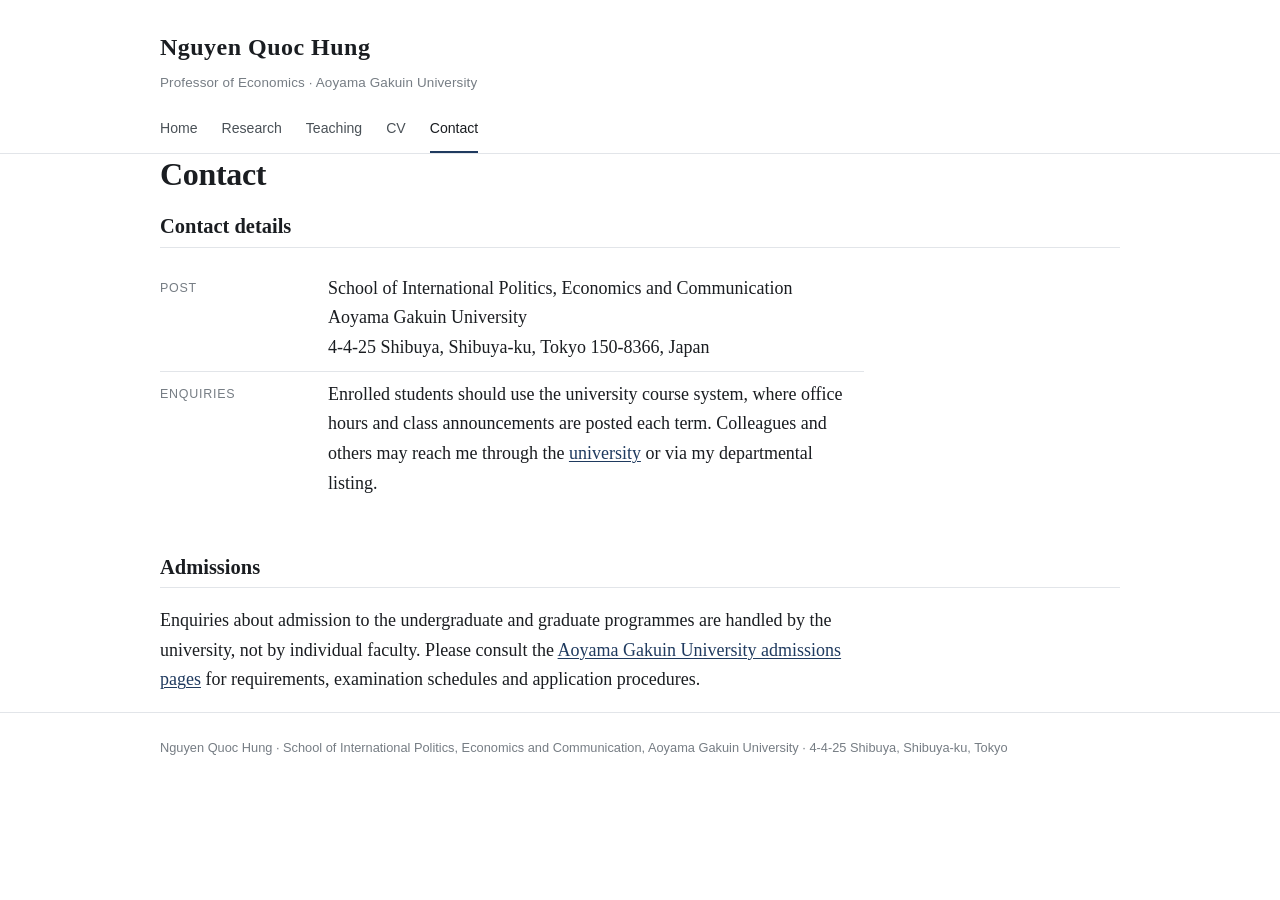
<file: contact.html>
﻿<!DOCTYPE html>
<html lang="en">
<head>
<meta charset="utf-8">
<meta name="viewport" content="width=device-width, initial-scale=1">
<title>Contact — Nguyen Quoc Hung</title>
<meta name="description" content="Contact details for Nguyen Quoc Hung, School of International Politics, Economics and Communication, Aoyama Gakuin University, Tokyo.">
<link rel="stylesheet" href="assets/style.css">
</head>
<body>

<header class="masthead">
  <div class="wrap">
    <p class="masthead__name"><a href="index.html">Nguyen Quoc Hung</a></p>
    <p class="masthead__role">Professor of Economics · Aoyama Gakuin University</p>
    <nav class="nav">
      <a href="index.html">Home</a>
      <a href="research.html">Research</a>
      <a href="teaching.html">Teaching</a>
      <a href="cv.html">CV</a>
      <a href="contact.html" aria-current="page">Contact</a>
    </nav>
  </div>
</header>

<main class="wrap">

  <h1>Contact</h1>

  <section>
    <h2>Contact details</h2>
    <ul class="fields">
      <li>
        <span class="label">Post</span>
        <span>
          School of International Politics, Economics and Communication<br>
          Aoyama Gakuin University<br>
          4-4-25 Shibuya, Shibuya-ku, Tokyo 150-8366, Japan
        </span>
      </li>
      <li>
        <span class="label">Enquiries</span>
        <span>
          Enrolled students should use the university course system, where
          office hours and class announcements are posted each term.
          Colleagues and others may reach me through the
          <a href="https://www.aoyama.ac.jp/en/" target="_blank" rel="noopener">university</a>
          or via my departmental listing.
        </span>
      </li>
    </ul>
  </section>

  <section>
    <h2>Admissions</h2>
    <p>
      Enquiries about admission to the undergraduate and graduate programmes are
      handled by the university, not by individual faculty. Please consult the
      <a href="https://www.aoyama.ac.jp/en/admission/" target="_blank" rel="noopener">Aoyama
      Gakuin University admissions pages</a> for requirements, examination
      schedules and application procedures.
    </p>
  </section>

</main>

<footer class="foot">
  <div class="wrap">
    <p>Nguyen Quoc Hung · School of International Politics, Economics and Communication, Aoyama Gakuin University · 4-4-25 Shibuya, Shibuya-ku, Tokyo</p>
  </div>
</footer>

</body>
</html>
</file>
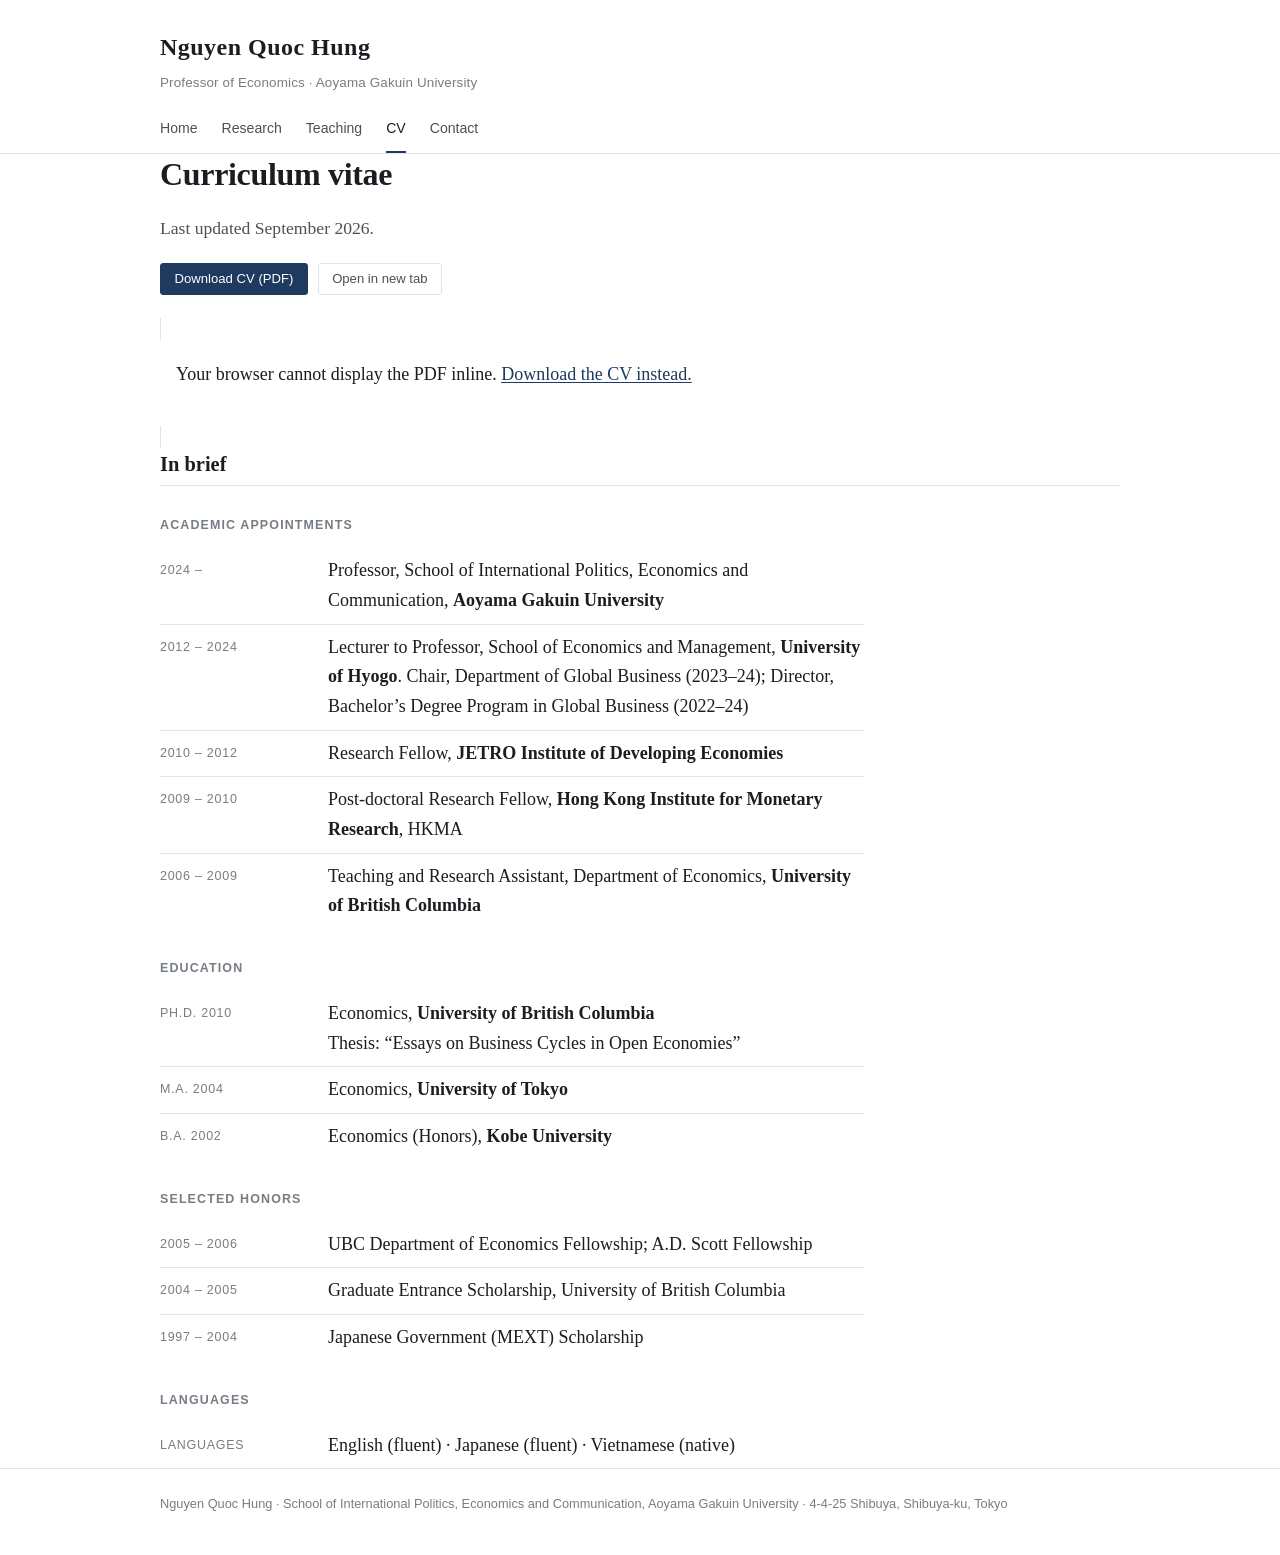
<file: cv.html>
﻿<!DOCTYPE html>
<html lang="en">
<head>
<meta charset="utf-8">
<meta name="viewport" content="width=device-width, initial-scale=1">
<title>Curriculum Vitae — Nguyen Quoc Hung</title>
<meta name="description" content="Curriculum vitae of Nguyen Quoc Hung, Professor of Economics at Aoyama Gakuin University, Tokyo.">
<link rel="stylesheet" href="assets/style.css">
</head>
<body>

<header class="masthead">
  <div class="wrap">
    <p class="masthead__name"><a href="index.html">Nguyen Quoc Hung</a></p>
    <p class="masthead__role">Professor of Economics · Aoyama Gakuin University</p>
    <nav class="nav">
      <a href="index.html">Home</a>
      <a href="research.html">Research</a>
      <a href="teaching.html">Teaching</a>
      <a href="cv.html" aria-current="page">CV</a>
      <a href="contact.html">Contact</a>
    </nav>
  </div>
</header>

<main class="wrap">

  <h1>Curriculum vitae</h1>
  <p class="lede">Last updated September 2026.</p>

  <div class="btn-row">
    <a class="btn btn--solid" href="NguyenQH_CV_Web.pdf" download>Download CV (PDF)</a>
    <a class="btn" href="NguyenQH_CV_Web.pdf" target="_blank" rel="noopener">Open in new tab</a>
  </div>

  <!-- Full-page preview of the CV. Browsers that cannot display an inline PDF
       fall back to the download link inside the object element. -->
  <object class="embed" data="NguyenQH_CV_Web.pdf" type="application/pdf">
    <p style="padding:1rem">
      Your browser cannot display the PDF inline.
      <a href="NguyenQH_CV_Web.pdf">Download the CV instead.</a>
    </p>
  </object>

  <section>
    <h2>In brief</h2>

    <h3>Academic appointments</h3>
    <ul class="fields">
      <li><span class="label">2024 &ndash;</span><span>Professor, School of International Politics, Economics and Communication, <strong>Aoyama Gakuin University</strong></span></li>
      <li><span class="label">2012 &ndash; 2024</span><span>Lecturer to Professor, School of Economics and Management, <strong>University of Hyogo</strong>. Chair, Department of Global Business (2023&ndash;24); Director, Bachelor&rsquo;s Degree Program in Global Business (2022&ndash;24)</span></li>
      <li><span class="label">2010 &ndash; 2012</span><span>Research Fellow, <strong>JETRO Institute of Developing Economies</strong></span></li>
      <li><span class="label">2009 &ndash; 2010</span><span>Post-doctoral Research Fellow, <strong>Hong Kong Institute for Monetary Research</strong>, HKMA</span></li>
      <li><span class="label">2006 &ndash; 2009</span><span>Teaching and Research Assistant, Department of Economics, <strong>University of British Columbia</strong></span></li>
    </ul>

    <h3>Education</h3>
    <ul class="fields">
      <li><span class="label">Ph.D. 2010</span><span>Economics, <strong>University of British Columbia</strong><br>Thesis: &ldquo;Essays on Business Cycles in Open Economies&rdquo;</span></li>
      <li><span class="label">M.A. 2004</span><span>Economics, <strong>University of Tokyo</strong></span></li>
      <li><span class="label">B.A. 2002</span><span>Economics (Honors), <strong>Kobe University</strong></span></li>
    </ul>

    <h3>Selected honors</h3>
    <ul class="fields">
      <li><span class="label">2005 &ndash; 2006</span><span>UBC Department of Economics Fellowship; A.D. Scott Fellowship</span></li>
      <li><span class="label">2004 &ndash; 2005</span><span>Graduate Entrance Scholarship, University of British Columbia</span></li>
      <li><span class="label">1997 &ndash; 2004</span><span>Japanese Government (MEXT) Scholarship</span></li>
    </ul>

    <h3>Languages</h3>
    <ul class="fields">
      <li><span class="label">Languages</span><span>English (fluent) · Japanese (fluent) · Vietnamese (native)</span></li>
    </ul>
  </section>

</main>

<footer class="foot">
  <div class="wrap">
    <p>Nguyen Quoc Hung · School of International Politics, Economics and Communication, Aoyama Gakuin University · 4-4-25 Shibuya, Shibuya-ku, Tokyo</p>
  </div>
</footer>

</body>
</html>
</file>
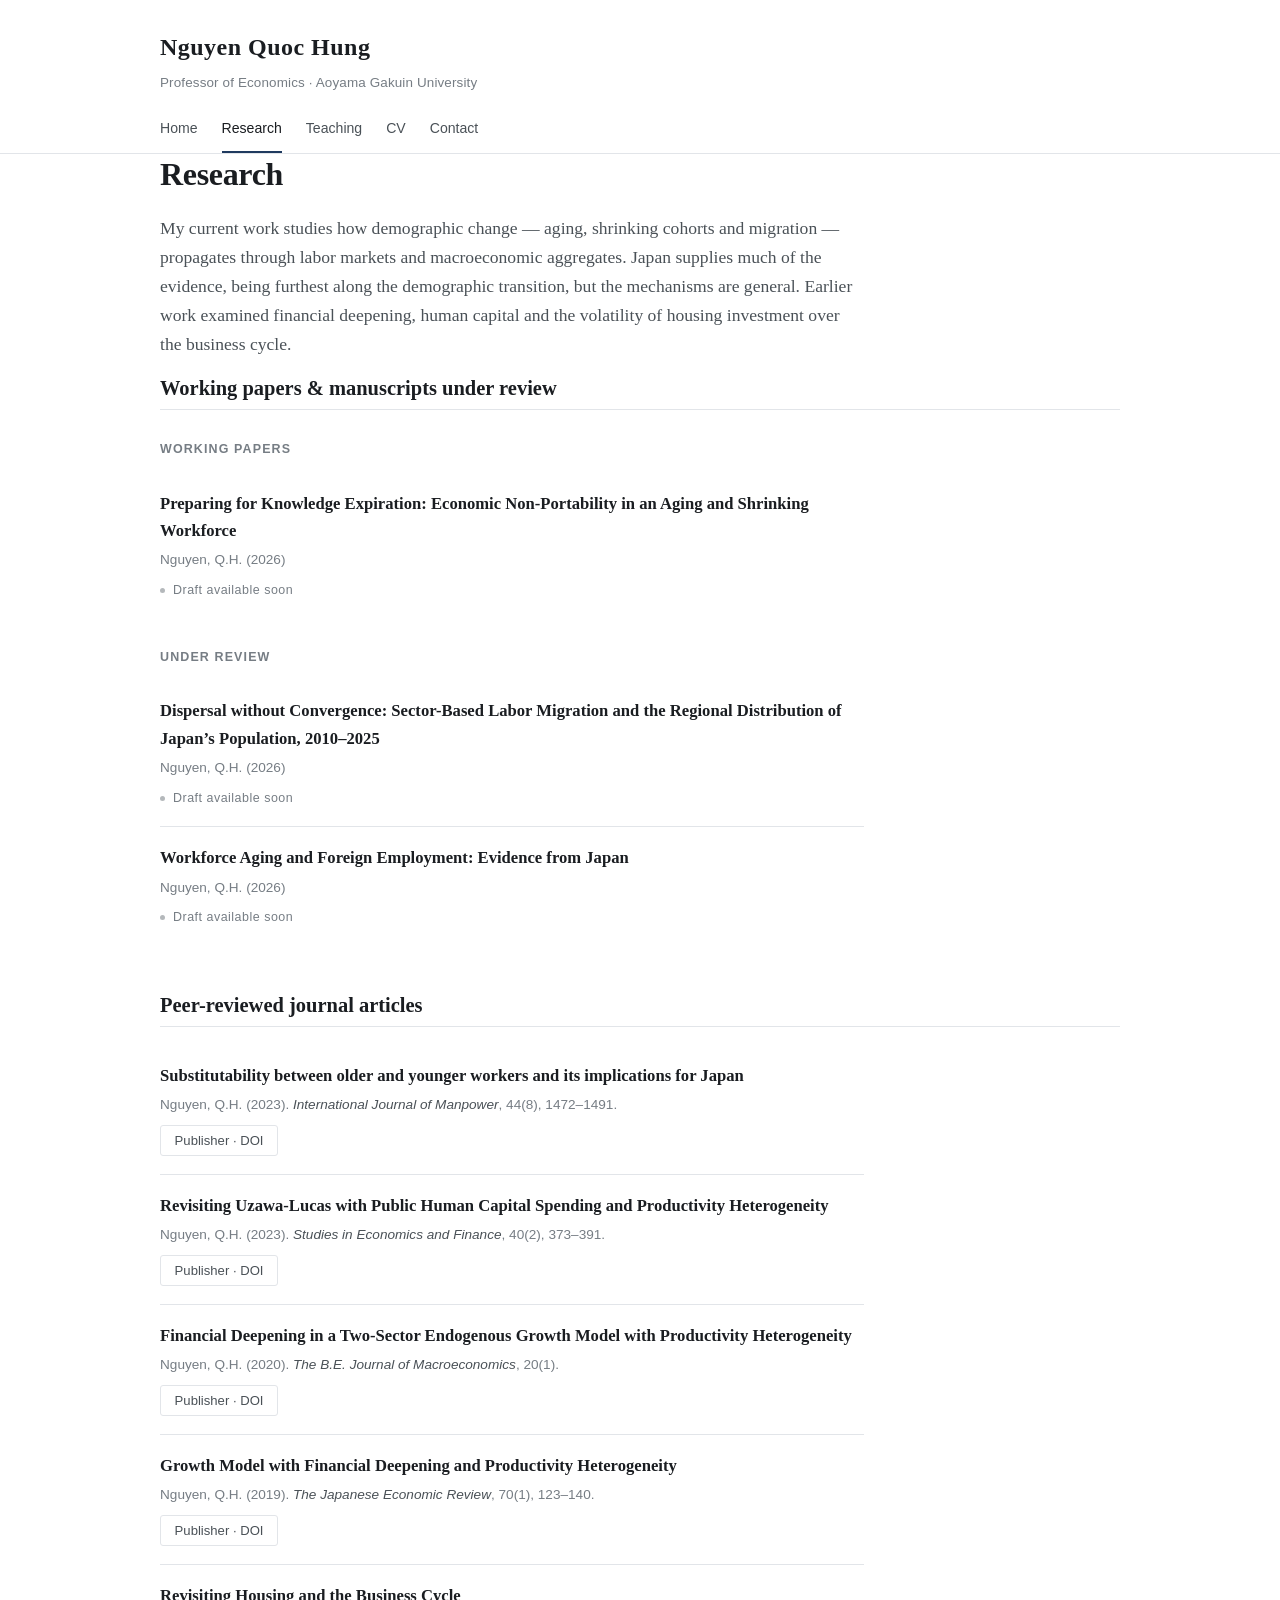
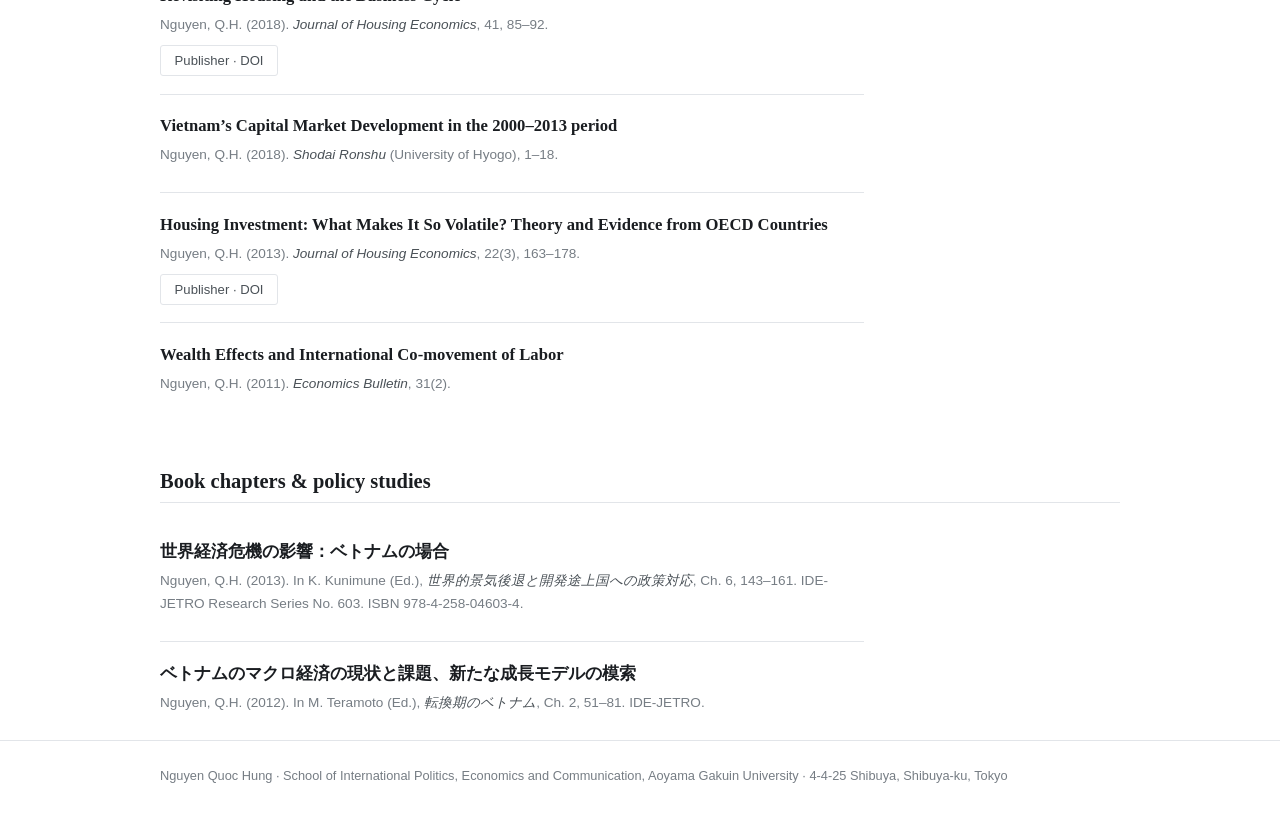
<file: research.html>
﻿<!DOCTYPE html>
<html lang="en">
<head>
<meta charset="utf-8">
<meta name="viewport" content="width=device-width, initial-scale=1">
<title>Research — Nguyen Quoc Hung</title>
<meta name="description" content="Working papers, peer-reviewed journal articles, book chapters and policy studies by Nguyen Quoc Hung, Aoyama Gakuin University.">
<link rel="stylesheet" href="assets/style.css">
</head>
<body>

<header class="masthead">
  <div class="wrap">
    <p class="masthead__name"><a href="index.html">Nguyen Quoc Hung</a></p>
    <p class="masthead__role">Professor of Economics · Aoyama Gakuin University</p>
    <nav class="nav">
      <a href="index.html">Home</a>
      <a href="research.html" aria-current="page">Research</a>
      <a href="teaching.html">Teaching</a>
      <a href="cv.html">CV</a>
      <a href="contact.html">Contact</a>
    </nav>
  </div>
</header>

<main class="wrap">

  <h1>Research</h1>
  <p class="lede">
    My current work studies how demographic change &mdash; aging, shrinking
    cohorts and migration &mdash; propagates through labor markets and
    macroeconomic aggregates. Japan supplies much of the evidence, being
    furthest along the demographic transition, but the mechanisms are general.
    Earlier work examined financial deepening, human capital and the volatility
    of housing investment over the business cycle.
  </p>

  <section>
    <h2>Working papers &amp; manuscripts under review</h2>

    <h3>Working papers</h3>
    <ul class="pubs">
      <li class="pub">
        <span class="pub__title">Preparing for Knowledge Expiration: Economic Non-Portability in an Aging and Shrinking Workforce</span>
        <p class="pub__meta">Nguyen, Q.H. (2026)</p>
        <!-- OPTIONAL: add a two-sentence plain-language summary here
        <p class="pub__abstract">…</p> -->
        <p class="status">Draft available soon</p>
      </li>
    </ul>

    <h3>Under review</h3>
    <ul class="pubs">
      <li class="pub">
        <span class="pub__title">Dispersal without Convergence: Sector-Based Labor Migration and the Regional Distribution of Japan&rsquo;s Population, 2010&ndash;2025</span>
        <p class="pub__meta">Nguyen, Q.H. (2026)</p>
        <p class="status">Draft available soon</p>
      </li>
      <li class="pub">
        <span class="pub__title">Workforce Aging and Foreign Employment: Evidence from Japan</span>
        <p class="pub__meta">Nguyen, Q.H. (2026)</p>
        <p class="status">Draft available soon</p>
      </li>
    </ul>
  </section>

  <section>
    <h2>Peer-reviewed journal articles</h2>
    <ul class="pubs">

      <li class="pub">
        <span class="pub__title">Substitutability between older and younger workers and its implications for Japan</span>
        <p class="pub__meta">Nguyen, Q.H. (2023). <em>International Journal of Manpower</em>, 44(8), 1472&ndash;1491.</p>
        <div class="pub__links"><a class="btn" href="https://doi.org/10.1108/ijm-11-2022-0563" target="_blank" rel="noopener">Publisher &middot; DOI</a></div>
      </li>

      <li class="pub">
        <span class="pub__title">Revisiting Uzawa-Lucas with Public Human Capital Spending and Productivity Heterogeneity</span>
        <p class="pub__meta">Nguyen, Q.H. (2023). <em>Studies in Economics and Finance</em>, 40(2), 373&ndash;391.</p>
        <div class="pub__links"><a class="btn" href="https://doi.org/10.1108/sef-03-2022-0149" target="_blank" rel="noopener">Publisher &middot; DOI</a></div>
      </li>

      <li class="pub">
        <span class="pub__title">Financial Deepening in a Two-Sector Endogenous Growth Model with Productivity Heterogeneity</span>
        <p class="pub__meta">Nguyen, Q.H. (2020). <em>The B.E. Journal of Macroeconomics</em>, 20(1).</p>
        <div class="pub__links"><a class="btn" href="https://doi.org/10.1515/bejm-2019-0039" target="_blank" rel="noopener">Publisher &middot; DOI</a></div>
      </li>

      <li class="pub">
        <span class="pub__title">Growth Model with Financial Deepening and Productivity Heterogeneity</span>
        <p class="pub__meta">Nguyen, Q.H. (2019). <em>The Japanese Economic Review</em>, 70(1), 123&ndash;140.</p>
        <div class="pub__links"><a class="btn" href="https://doi.org/10.1111/jere.12180" target="_blank" rel="noopener">Publisher &middot; DOI</a></div>
      </li>

      <li class="pub">
        <span class="pub__title">Revisiting Housing and the Business Cycle</span>
        <p class="pub__meta">Nguyen, Q.H. (2018). <em>Journal of Housing Economics</em>, 41, 85&ndash;92.</p>
        <div class="pub__links"><a class="btn" href="https://doi.org/10.1016/j.jhe.2018.05.004" target="_blank" rel="noopener">Publisher &middot; DOI</a></div>
      </li>

      <li class="pub">
        <span class="pub__title">Vietnam&rsquo;s Capital Market Development in the 2000&ndash;2013 period</span>
        <p class="pub__meta">Nguyen, Q.H. (2018). <em>Shodai Ronshu</em> (University of Hyogo), 1&ndash;18.</p>
        </li>

      <li class="pub">
        <span class="pub__title">Housing Investment: What Makes It So Volatile? Theory and Evidence from OECD Countries</span>
        <p class="pub__meta">Nguyen, Q.H. (2013). <em>Journal of Housing Economics</em>, 22(3), 163&ndash;178.</p>
        <div class="pub__links"><a class="btn" href="https://doi.org/10.1016/j.jhe.2013.07.002" target="_blank" rel="noopener">Publisher &middot; DOI</a></div>
      </li>

      <li class="pub">
        <span class="pub__title">Wealth Effects and International Co-movement of Labor</span>
        <p class="pub__meta">Nguyen, Q.H. (2011). <em>Economics Bulletin</em>, 31(2).</p>
        </li>

    </ul>
  </section>

  <section>
    <h2>Book chapters &amp; policy studies</h2>
    <ul class="pubs">

      <li class="pub">
        <span class="pub__title" lang="ja">世界経済危機の影響：ベトナムの場合</span>
        <p class="pub__meta">
          Nguyen, Q.H. (2013). In K. Kunimune (Ed.),
          <em lang="ja">世界的景気後退と開発途上国への政策対応</em>, Ch. 6, 143&ndash;161.
          IDE-JETRO Research Series No. 603. ISBN 978-4-258-04603-4.
        </p>
      </li>

      <li class="pub">
        <span class="pub__title" lang="ja">ベトナムのマクロ経済の現状と課題、新たな成長モデルの模索</span>
        <p class="pub__meta">
          Nguyen, Q.H. (2012). In M. Teramoto (Ed.),
          <em lang="ja">転換期のベトナム</em>, Ch. 2, 51&ndash;81. IDE-JETRO.
        </p>
      </li>

    </ul>
  </section>

<!-- Data & code section removed. To bring it back when you have links to post:
  <section>
    <h2>Data &amp; code</h2>
    <p>Replication files for … are available on <a href="URL">GitHub</a>.</p>
  </section>
-->

</main>

<footer class="foot">
  <div class="wrap">
    <p>Nguyen Quoc Hung · School of International Politics, Economics and Communication, Aoyama Gakuin University · 4-4-25 Shibuya, Shibuya-ku, Tokyo</p>
  </div>
</footer>

</body>
</html>
</file>
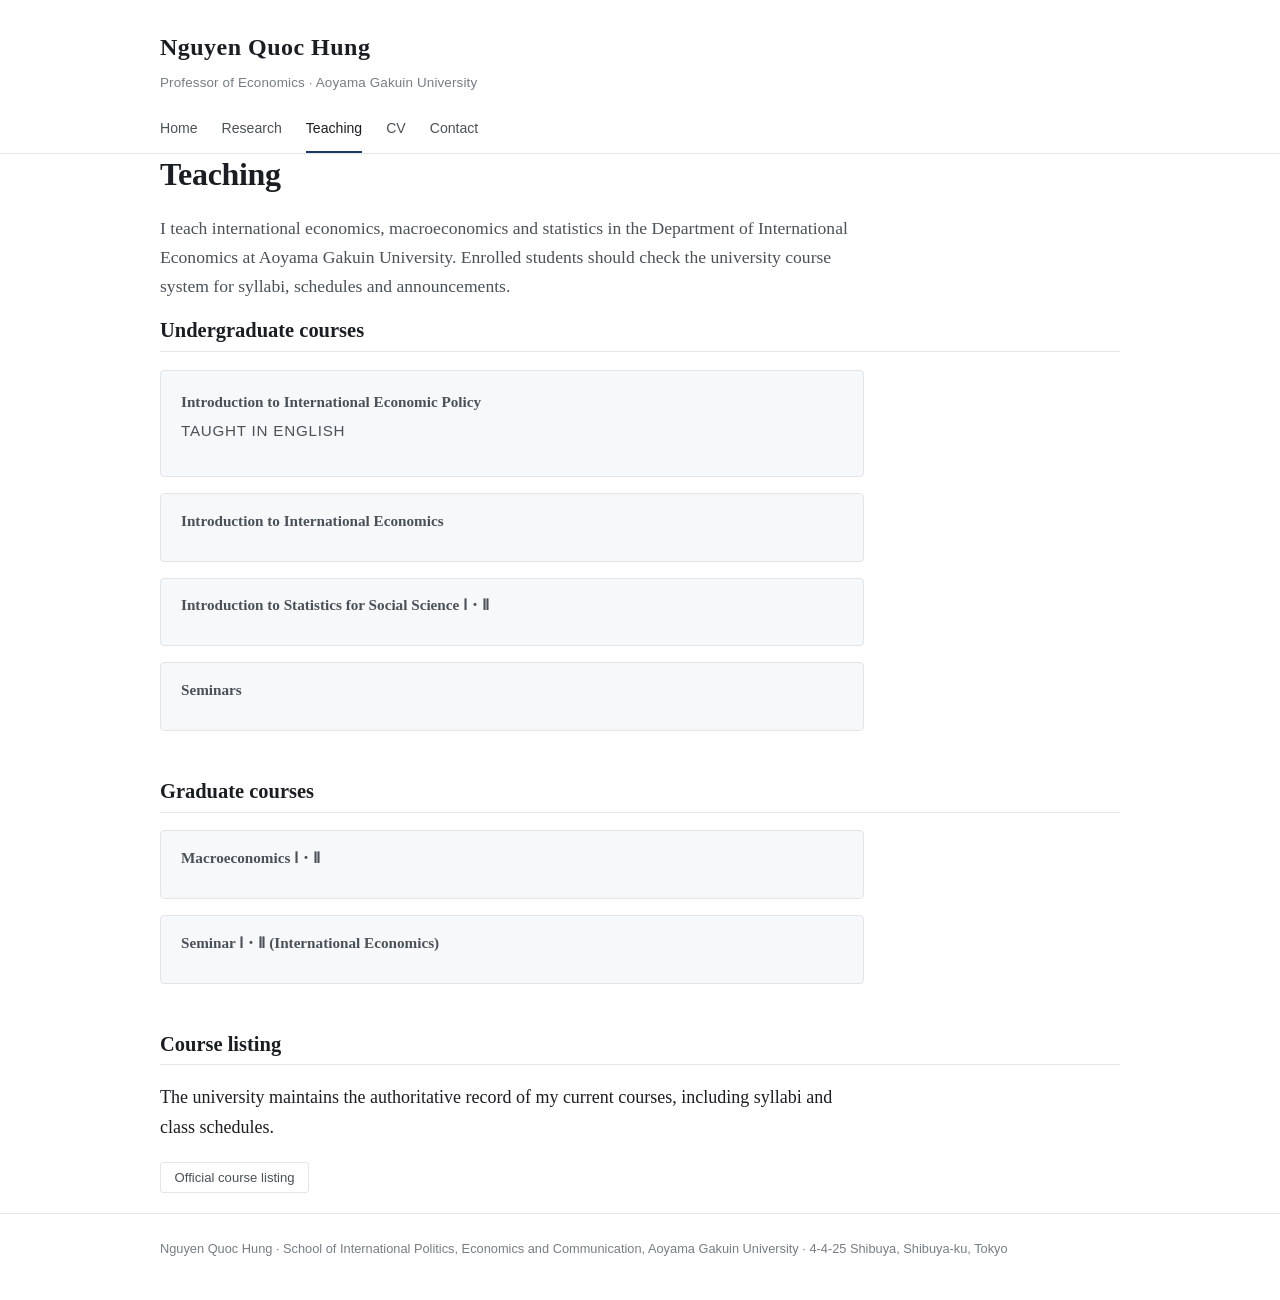
<file: teaching.html>
﻿<!DOCTYPE html>
<html lang="en">
<head>
<meta charset="utf-8">
<meta name="viewport" content="width=device-width, initial-scale=1">
<title>Teaching — Nguyen Quoc Hung</title>
<meta name="description" content="Courses in international economics, macroeconomics and statistics taught by Nguyen Quoc Hung, Department of International Economics, Aoyama Gakuin University.">
<link rel="stylesheet" href="assets/style.css">
</head>
<body>

<header class="masthead">
  <div class="wrap">
    <p class="masthead__name"><a href="index.html">Nguyen Quoc Hung</a></p>
    <p class="masthead__role">Professor of Economics · Aoyama Gakuin University</p>
    <nav class="nav">
      <a href="index.html">Home</a>
      <a href="research.html">Research</a>
      <a href="teaching.html" aria-current="page">Teaching</a>
      <a href="cv.html">CV</a>
      <a href="contact.html">Contact</a>
    </nav>
  </div>
</header>

<main class="wrap">

  <h1>Teaching</h1>
  <p class="lede">
    I teach international economics, macroeconomics and statistics in the
    Department of International Economics at Aoyama Gakuin University. Enrolled
    students should check the university course system for syllabi, schedules
    and announcements.
  </p>

  <section>
    <h2>Undergraduate courses</h2>

    <!-- To add materials to a course, put a link row inside its block:
         <div class="pub__links">
           <a class="btn" href="URL">Syllabus (PDF)</a>
           <a class="btn" href="URL">Lecture slides</a>
         </div>
         See README.md §2 for turning a Google Drive share link into a URL. -->

    <div class="course">
      <p class="course__title">Introduction to International Economic Policy</p>
      <p class="course__term">Taught in English</p>
    </div>

    <div class="course">
      <p class="course__title">Introduction to International Economics</p>
    </div>

    <div class="course">
      <p class="course__title">Introduction to Statistics for Social Science Ⅰ・Ⅱ</p>
    </div>

    <div class="course">
      <p class="course__title">Seminars</p>
    </div>

  </section>

  <section>
    <h2>Graduate courses</h2>

    <div class="course">
      <p class="course__title">Macroeconomics Ⅰ・Ⅱ</p>
    </div>

    <div class="course">
      <p class="course__title">Seminar Ⅰ・Ⅱ (International Economics)</p>
    </div>

  </section>

  <section>
    <h2>Course listing</h2>
    <p>
      The university maintains the authoritative record of my current courses,
      including syllabi and class schedules.
    </p>
    <div class="btn-row">
      <a class="btn" href="https://raweb1.jm.aoyama.ac.jp/aguhp/KgApp/k03/resid/S001781?lang=en"
         target="_blank" rel="noopener">Official course listing</a>
    </div>
  </section>

</main>

<footer class="foot">
  <div class="wrap">
    <p>Nguyen Quoc Hung · School of International Politics, Economics and Communication, Aoyama Gakuin University · 4-4-25 Shibuya, Shibuya-ku, Tokyo</p>
  </div>
</footer>

</body>
</html>
</file>
<file: assets/style.css>
/* ---------------------------------------------------------------
   Nguyen Quoc Hung — academic site
   Single stylesheet for all pages.
   Edit the tokens in :root to restyle the whole site at once.
   --------------------------------------------------------------- */

:root {
  --ink:        #1a1d21;
  --ink-soft:   #4a5157;
  --ink-faint:  #767d84;
  --rule:       #e2e5e9;
  --bg:         #ffffff;
  --bg-soft:    #f7f8fa;
  --accent:     #1f3a5f;   /* deep navy — links, headings, accents */
  --accent-lit: #2f5b93;

  --serif: "Iowan Old Style", "Palatino Linotype", Palatino, "Book Antiqua", Georgia, serif;
  --sans:  -apple-system, BlinkMacSystemFont, "Segoe UI", Roboto, "Helvetica Neue", Arial, sans-serif;

  --measure: 44rem;   /* comfortable reading width */
  --wide:    62rem;   /* page frame */
}

@media (prefers-color-scheme: dark) {
  :root:not([data-theme="light"]) {
    --ink:       #e6e8ea;
    --ink-soft:  #b0b6bc;
    --ink-faint: #868d94;
    --rule:      #2c3137;
    --bg:        #14171a;
    --bg-soft:   #1b1f23;
    --accent:    #8fb4e0;
    --accent-lit:#a9c8ee;
  }
}

:root[data-theme="dark"] {
  --ink:       #e6e8ea;
  --ink-soft:  #b0b6bc;
  --ink-faint: #868d94;
  --rule:      #2c3137;
  --bg:        #14171a;
  --bg-soft:   #1b1f23;
  --accent:    #8fb4e0;
  --accent-lit:#a9c8ee;
}

*, *::before, *::after { box-sizing: border-box; }

html { -webkit-text-size-adjust: 100%; }

body {
  margin: 0;
  background: var(--bg);
  color: var(--ink);
  font-family: var(--serif);
  font-size: 18px;
  line-height: 1.65;
  text-rendering: optimizeLegibility;
  -webkit-font-smoothing: antialiased;
}

/* ---------- layout ---------- */

.wrap {
  max-width: var(--wide);
  margin: 0 auto;
  padding: 0 16px;
}

main { padding: 2.5rem 0 4rem; }

section + section { margin-top: 3rem; }

/* ---------- masthead + nav ---------- */

.masthead {
  border-bottom: 1px solid var(--rule);
  padding: 1.75rem 0 0;
}

.masthead__name {
  font-size: 1.5rem;
  letter-spacing: 0.02em;
  margin: 0;
  font-weight: 600;
}

.masthead__name a { color: var(--ink); text-decoration: none; }

.masthead__role {
  font-family: var(--sans);
  font-size: 0.84rem;
  color: var(--ink-faint);
  margin: 0.3rem 0 0;
  letter-spacing: 0.01em;
}

.nav {
  display: flex;
  flex-wrap: wrap;
  gap: 1.5rem;
  margin-top: 1.4rem;
  font-family: var(--sans);
  font-size: 0.88rem;
}

.nav a {
  color: var(--ink-soft);
  text-decoration: none;
  padding-bottom: 0.7rem;
  border-bottom: 2px solid transparent;
}

.nav a:hover { color: var(--accent); }

.nav a[aria-current="page"] {
  color: var(--ink);
  border-bottom-color: var(--accent);
}

/* ---------- typography ---------- */

h1, h2, h3 {
  font-weight: 600;
  line-height: 1.25;
  color: var(--ink);
}

h1 {
  font-size: 2rem;
  margin: 0 0 1.25rem;
  letter-spacing: -0.01em;
}

h2 {
  font-size: 1.28rem;
  margin: 0 0 1.1rem;
  padding-bottom: 0.45rem;
  border-bottom: 1px solid var(--rule);
}

h3 {
  font-family: var(--sans);
  font-size: 0.78rem;
  text-transform: uppercase;
  letter-spacing: 0.09em;
  color: var(--ink-faint);
  margin: 2rem 0 0.9rem;
  font-weight: 600;
}

p { margin: 0 0 1.05rem; max-width: var(--measure); }

a { color: var(--accent); text-decoration-thickness: 1px; text-underline-offset: 2px; }
a:hover { color: var(--accent-lit); }

.lede {
  font-size: 1.1rem;
  color: var(--ink-soft);
}

/* ---------- home hero ---------- */

.hero {
  display: grid;
  grid-template-columns: 180px 1fr;
  gap: 2.5rem;
  align-items: start;
}

.hero__photo {
  width: 180px;
  height: 220px;
  object-fit: cover;
  border-radius: 3px;
  background: var(--bg-soft);
  border: 1px solid var(--rule);
  display: block;
}

.hero__body > :first-child { margin-top: 0; }

/* No photo yet: let the text take the full width instead of leaving an empty column. */
.hero:not(:has(.hero__photo)) { grid-template-columns: 1fr; }

@media (max-width: 640px) {
  .hero { grid-template-columns: 1fr; gap: 1.5rem; }
  .hero__photo { width: 150px; height: 184px; }
  body { font-size: 17px; }
  h1 { font-size: 1.6rem; }
}

/* ---------- fields list ---------- */

.fields { margin: 0; padding: 0; list-style: none; max-width: var(--measure); }

.fields li {
  display: grid;
  grid-template-columns: 9.5rem 1fr;
  gap: 1rem;
  padding: 0.5rem 0;
  border-bottom: 1px solid var(--rule);
}

.fields li:last-child { border-bottom: 0; }

.fields dt, .fields .label {
  font-family: var(--sans);
  font-size: 0.78rem;
  text-transform: uppercase;
  letter-spacing: 0.06em;
  color: var(--ink-faint);
  padding-top: 0.25rem;
}

@media (max-width: 560px) {
  .fields li { grid-template-columns: 1fr; gap: 0.15rem; }
}

/* ---------- publication entries ---------- */

.pubs { margin: 0; padding: 0; list-style: none; }

.pub {
  padding: 1.1rem 0;
  border-bottom: 1px solid var(--rule);
  max-width: var(--measure);
}

.pub:last-child { border-bottom: 0; }

.pub__title {
  display: block;
  font-size: 1.04rem;
  font-weight: 600;
  margin-bottom: 0.3rem;
  color: var(--ink);
}

.pub__meta {
  font-family: var(--sans);
  font-size: 0.85rem;
  color: var(--ink-faint);
  margin: 0 0 0.5rem;
}

.pub__meta em { font-style: italic; color: var(--ink-soft); }

.pub__abstract {
  font-size: 0.95rem;
  color: var(--ink-soft);
  margin: 0 0 0.6rem;
}

.pub__links {
  display: flex;
  flex-wrap: wrap;
  gap: 0.5rem;
  font-family: var(--sans);
  font-size: 0.8rem;
}

/* ---------- status label ----------
   For a paper with nothing to link yet. Deliberately not a button: it carries
   no border and no hover, so it never reads as clickable. */

.status {
  font-family: var(--sans);
  font-size: 0.78rem;
  letter-spacing: 0.04em;
  color: var(--ink-faint);
  margin: 0;
  font-style: normal;
}

.status::before {
  content: "";
  display: inline-block;
  width: 5px;
  height: 5px;
  border-radius: 50%;
  background: var(--ink-faint);
  vertical-align: middle;
  margin-right: 0.5rem;
  opacity: 0.55;
}

/* ---------- small link-buttons ---------- */

.btn {
  display: inline-block;
  font-family: var(--sans);
  font-size: 0.82rem;
  line-height: 1;
  padding: 0.5rem 0.85rem;
  border: 1px solid var(--rule);
  border-radius: 3px;
  color: var(--ink-soft);
  text-decoration: none;
  background: var(--bg);
  transition: border-color 0.15s, color 0.15s;
}

.btn:hover { border-color: var(--accent); color: var(--accent); }

.btn--solid {
  background: var(--accent);
  border-color: var(--accent);
  color: #fff;
}

.btn--solid:hover { background: var(--accent-lit); border-color: var(--accent-lit); color: #fff; }

:root[data-theme="dark"] .btn--solid,
.btn--solid { }

@media (prefers-color-scheme: dark) {
  :root:not([data-theme="light"]) .btn--solid { color: #14171a; }
}
:root[data-theme="dark"] .btn--solid { color: #14171a; }

.btn-row {
  display: flex;
  flex-wrap: wrap;
  gap: 0.6rem;
  margin: 1.25rem 0;
}

/* ---------- profile links (home) ---------- */

.profiles {
  display: flex;
  flex-wrap: wrap;
  gap: 0.55rem;
  margin: 1.5rem 0 0;
  padding: 0;
  list-style: none;
}

/* ---------- course cards ---------- */

.course {
  background: var(--bg-soft);
  border: 1px solid var(--rule);
  border-radius: 4px;
  padding: 1.15rem 1.25rem;
  margin-bottom: 1rem;
  max-width: var(--measure);
}

.course__title { font-size: 1.04rem; font-weight: 600; margin: 0 0 0.25rem; }

.course__term {
  font-family: var(--sans);
  font-size: 0.78rem;
  letter-spacing: 0.05em;
  text-transform: uppercase;
  color: var(--ink-faint);
  margin: 0 0 0.7rem;
}

.course p { font-size: 0.95rem; color: var(--ink-soft); }
.course p:last-of-type { margin-bottom: 0.9rem; }

/* A card listing only the course name (no description or links) should sit
   tight rather than carry the trailing margin meant for a body paragraph. */
.course > :last-child { margin-bottom: 0; }
.course:has(> .course__title:only-child) { padding: 0.85rem 1.25rem; }

/* ---------- embedded PDF viewer ---------- */

.embed {
  width: 100%;
  max-width: var(--measure);
  aspect-ratio: 8.5 / 11;
  border: 1px solid var(--rule);
  border-radius: 4px;
  background: var(--bg-soft);
}

@media (max-width: 640px) {
  .embed { aspect-ratio: 3 / 4; }
}

/* ---------- notes / placeholders ---------- */

.note {
  font-family: var(--sans);
  font-size: 0.85rem;
  color: var(--ink-faint);
  background: var(--bg-soft);
  border-left: 3px solid var(--rule);
  padding: 0.7rem 0.95rem;
  border-radius: 0 3px 3px 0;
  max-width: var(--measure);
}

/* ---------- footer ---------- */

.foot {
  border-top: 1px solid var(--rule);
  padding: 1.5rem 0 2.5rem;
  font-family: var(--sans);
  font-size: 0.8rem;
  color: var(--ink-faint);
}

.foot p { margin: 0; max-width: none; }
</file>
